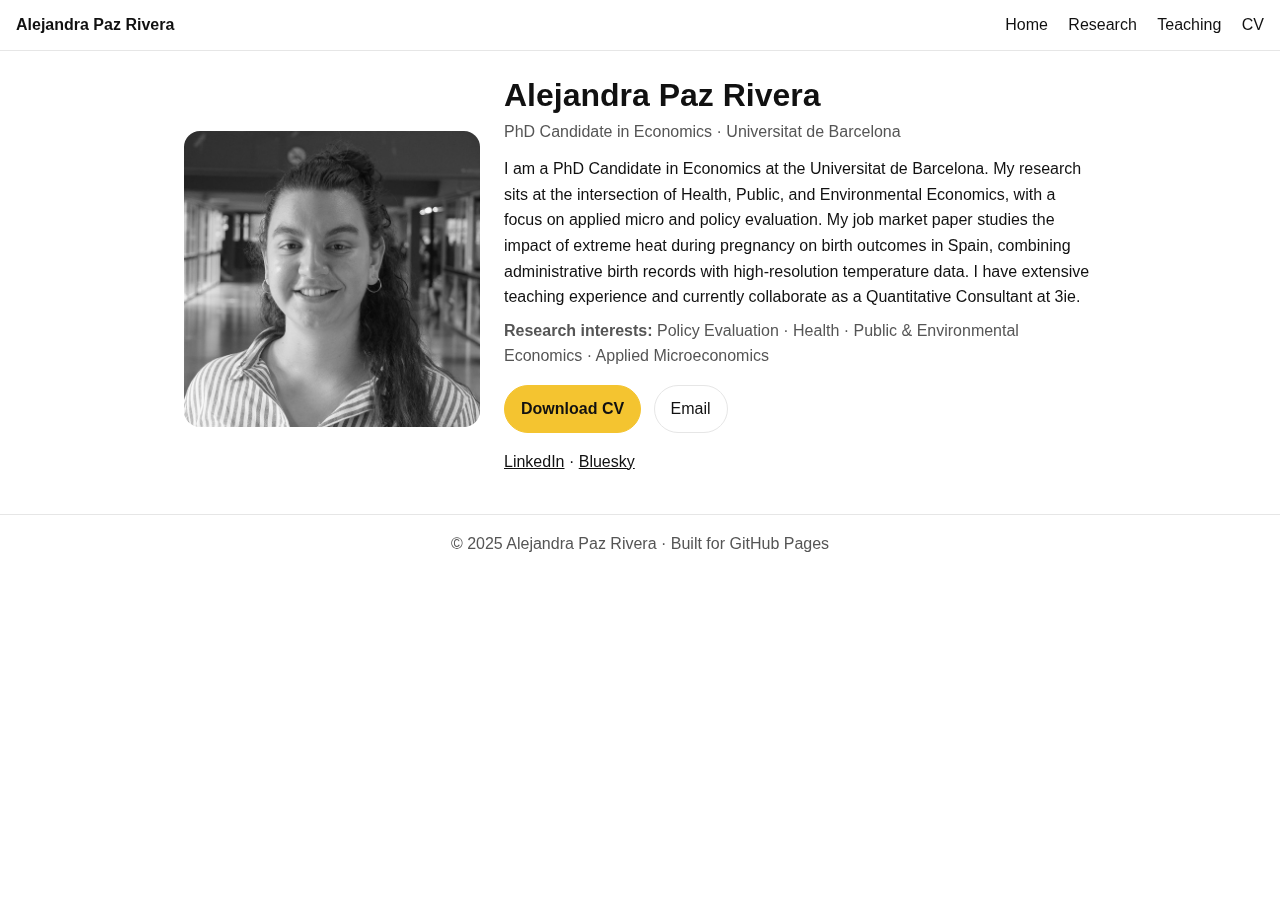
<file: AlejandraPazRivera_github_pages_site/index.html>
<!doctype html>
<html lang="en">
<head>
  <meta charset="utf-8">
  <meta name="viewport" content="width=device-width, initial-scale=1">
  <title>Alejandra Paz Rivera — PhD Candidate in Economics · Universitat de Barcelona</title>
  <meta name="description" content="Alejandra Paz Rivera — PhD Candidate in Economics · Universitat de Barcelona. Health, public, and environmental economics; applied micro; policy evaluation.">
  <link rel="preconnect" href="https://fonts.gstatic.com" crossorigin>
  <link rel="stylesheet" href="assets/styles.css">
  <link rel="icon" href="data:,">
  <meta property="og:title" content="Alejandra Paz Rivera">
  <meta property="og:description" content="PhD Candidate in Economics · Universitat de Barcelona">
  <meta property="og:type" content="website">
  <meta property="og:image" content="assets/alejandra.jpg">
  <meta name="theme-color" content="#F4C430">
  <script defer src="assets/script.js"></script>
</head>
<body>
<header class="site-header">
  <a class="site-title" href="index.html">Alejandra Paz Rivera</a>
  <nav id="nav">
    <a href="index.html">Home</a>
    <a href="research.html">Research</a>
    <a href="teaching.html">Teaching</a>
    <a href="cv.html">CV</a>
  </nav>
  <button id="menu" aria-label="Open navigation">☰</button>
</header>
<main class="container">

<section class="hero">
  <div class="hero-media">
    <img src="assets/alejandra.jpg" alt="Portrait of Alejandra Paz Rivera">
  </div>
  <div class="hero-text">
    <h1>Alejandra Paz Rivera</h1>
    <p class="tagline">PhD Candidate in Economics · Universitat de Barcelona</p>
    <p class="bio">I am a PhD Candidate in Economics at the Universitat de Barcelona. My research sits at the intersection of Health, Public, and Environmental Economics, with a focus on applied micro and policy evaluation. My job market paper studies the impact of extreme heat during pregnancy on birth outcomes in Spain, combining administrative birth records with high-resolution temperature data. I have extensive teaching experience and currently collaborate as a Quantitative Consultant at 3ie.</p>
    <p class="interests"><strong>Research interests:</strong> Policy Evaluation · Health · Public & Environmental Economics · Applied Microeconomics</p>
    <div class="cta">
      <a class="button primary" href="assets/cv.pdf" target="_blank" rel="noopener">Download CV</a>
      <a class="button" href="mailto:alejandrapaz.rivera@ub.edu">Email</a>
    </div>
    <p class="social">
      <a href="https://www.linkedin.com/in/alejandra-paz-rivera-vicencio/" target="_blank" rel="noopener">LinkedIn</a> · 
      <a href="https://bsky.app/profile/alejandrapazrivera.bsky.social" target="_blank" rel="noopener">Bluesky</a>
    </p>
  </div>
</section>

</main>
<footer class="site-footer">
  <div>© 2025 Alejandra Paz Rivera · Built for GitHub Pages</div>
</footer>
</body>
</html>
</file>
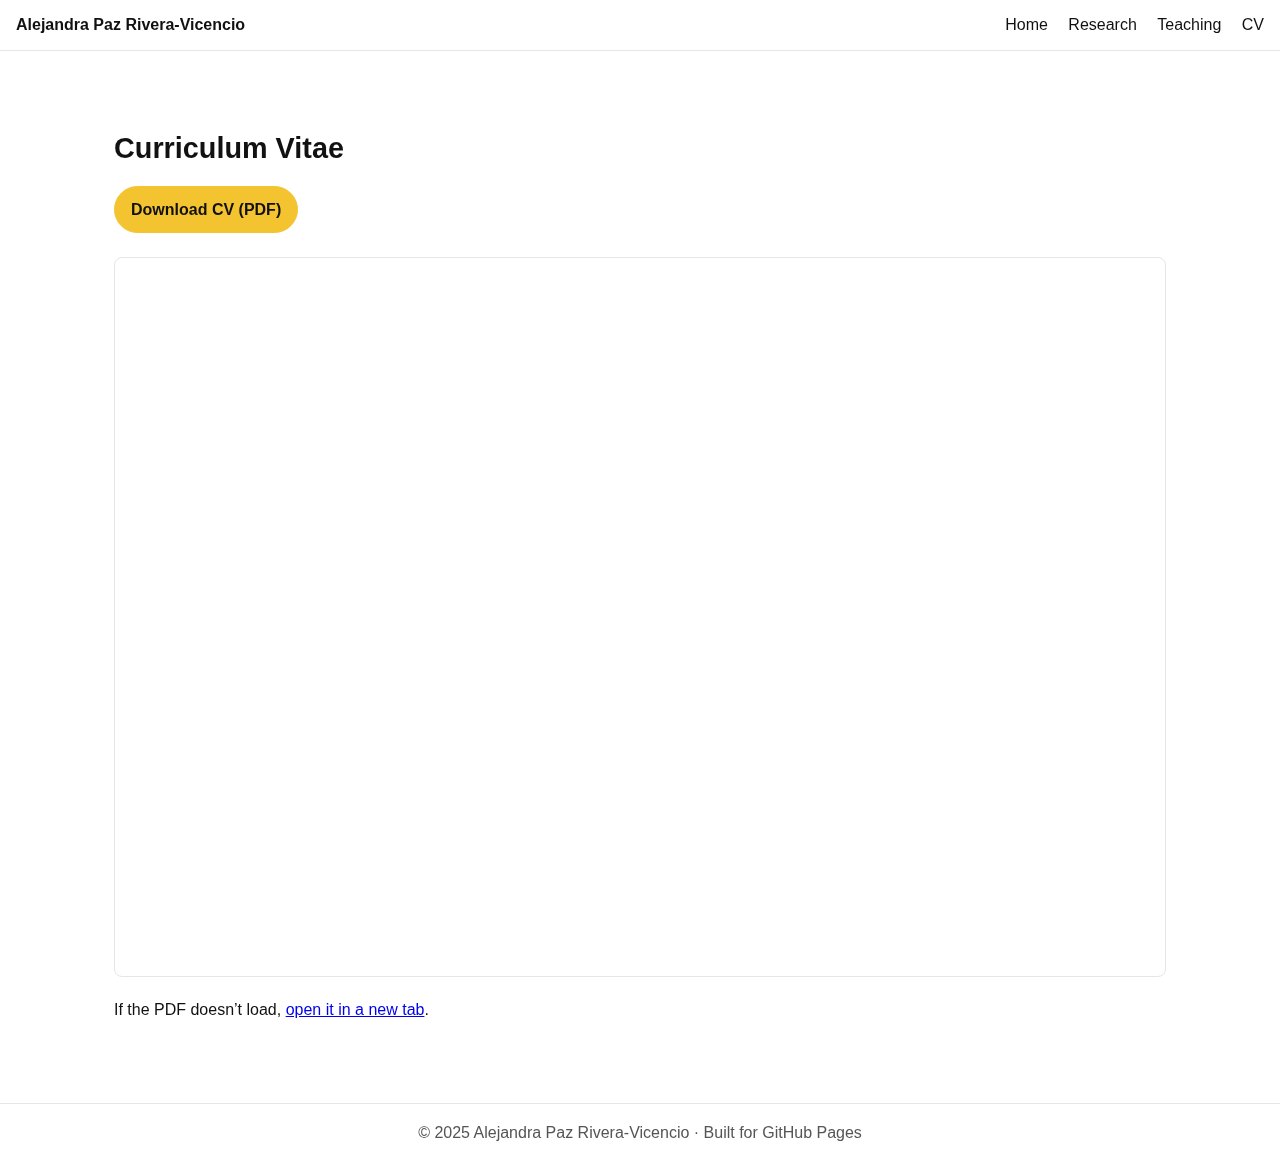
<file: cv.html>
<!doctype html>
<html lang="en">
<head>
  <meta charset="utf-8">
  <meta name="viewport" content="width=device-width, initial-scale=1">
  <title>Alejandra Paz Rivera-Vicencio — PhD Candidate in Economics · Universitat de Barcelona</title>
  <meta name="description" content="Alejandra Paz Rivera-Vicencio — PhD Candidate in Economics · Universitat de Barcelona. Health, public, and environmental economics; applied micro; policy evaluation.">
  <link rel="preconnect" href="https://fonts.gstatic.com" crossorigin>
  <link rel="stylesheet" href="assets/styles.css">
  <link rel="icon" href="data:,">
  <meta property="og:title" content="Alejandra Paz Rivera-Vicencio">
  <meta property="og:description" content="PhD Candidate in Economics · Universitat de Barcelona">
  <meta property="og:type" content="website">
  <meta property="og:image" content="assets/alejandra.jpg">
  <meta name="theme-color" content="#F4C430">
  <script defer src="assets/script.js"></script>
</head>
<body>
<header class="site-header">
  <a class="site-title" href="index.html">Alejandra Paz Rivera-Vicencio</a>
  <nav id="nav">
    <a href="index.html">Home</a>
    <a href="research.html">Research</a>
    <a href="teaching.html">Teaching</a>
    <a href="cv.html">CV</a>
  </nav>
  <button id="menu" aria-label="Open navigation">☰</button>
</header>
<main class="container">

<section>
  <h1>Curriculum Vitae</h1>
  <p><a class="button primary" href="assets/CV_AlejandraPazRiveraVicencio.pdf" target="_blank" rel="noopener">Download CV (PDF)</a></p>
  <div class="pdf-embed">
    <iframe src="assets/CV_AlejandraPazRiveraVicencio.pdf" title="CV of Alejandra Paz Rivera-Vicencio"></iframe>
    <p class="pdf-fallback">If the PDF doesn’t load, <a href="assets/cv.pdf" target="_blank" rel="noopener">open it in a new tab</a>.</p>
  </div>
</section>

</main>
<footer class="site-footer">
  <div>© 2025 Alejandra Paz Rivera-Vicencio · Built for GitHub Pages</div>
</footer>
</body>
</html>
</file>
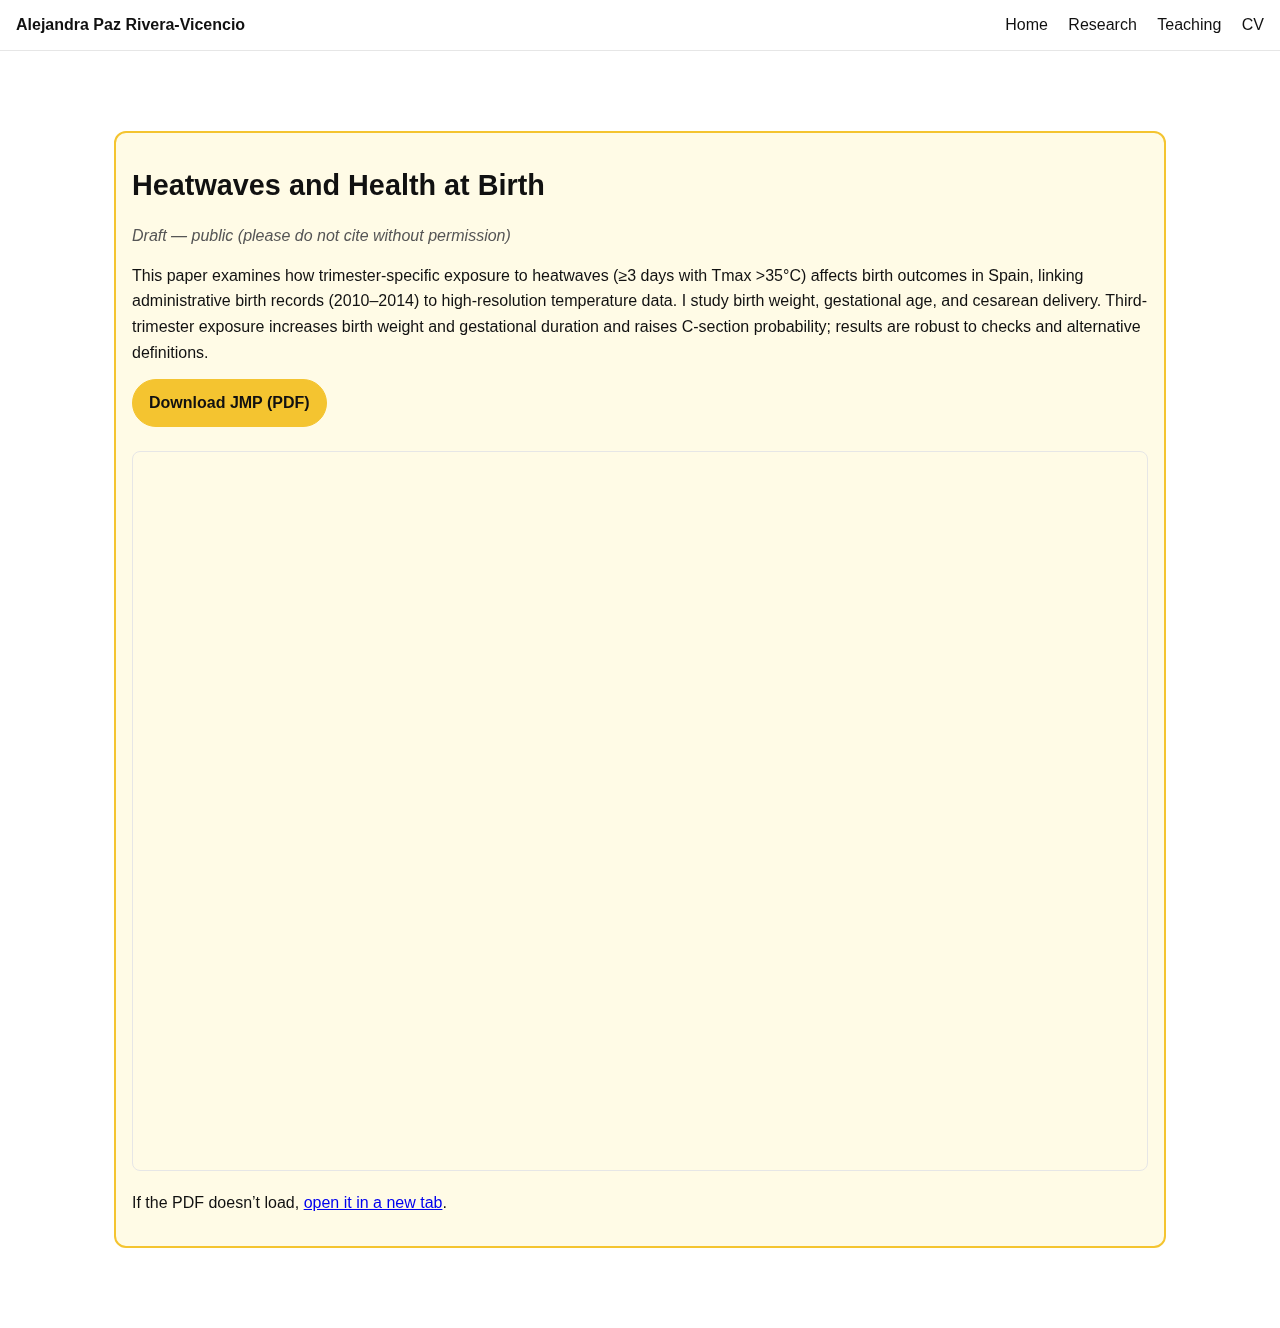
<file: jmp.html>
<!doctype html>
<html lang="en">
<head>
  <meta charset="utf-8">
  <meta name="viewport" content="width=device-width, initial-scale=1">
  <title>Job Market Paper — Alejandra Paz Rivera-Vicencio</title>
  <link rel="stylesheet" href="assets/styles.css">
</head>
<body>
<header class="site-header">
  <a class="site-title" href="index.html">Alejandra Paz Rivera-Vicencio</a>
  <nav id="nav">
    <a href="index.html">Home</a>
    <a href="research.html">Research</a>
    <a href="teaching.html">Teaching</a>
    <a href="cv.html">CV</a>
  </nav>
  <button id="menu" aria-label="Open navigation">☰</button>
</header>

<main class="container">
  <section class="paper highlight">
    <h1>Heatwaves and Health at Birth</h1>
    <p class="status">Draft — public (please do not cite without permission)</p>

    <p>
      This paper examines how trimester-specific exposure to heatwaves (≥3 days with Tmax >35°C) affects birth outcomes in Spain, linking administrative birth records (2010–2014) to high-resolution temperature data. I study birth weight, gestational age, and cesarean delivery. Third-trimester exposure increases birth weight and gestational duration and raises C-section probability; results are robust to checks and alternative definitions.
    </p>

    <div class="cta" style="margin-top:10px;">
      <a class="button primary" href="assets/JMP_AlejandraPazRiveraVicencio_2nov2025.pdf" target="_blank" rel="noopener">
        Download JMP (PDF)
      </a>
    </div>

    <div class="pdf-embed" style="margin-top:14px;">
      <iframe src="assets/JMP_AlejandraPazRiveraVicencio_2nov2025.pdf" title="JMP PDF"></iframe>
      <p class="pdf-fallback">
        If the PDF doesn’t load, <a href="assets/JMP_AlejandraPazRiveraVicencio_2nov2025.pdf" target="_blank" rel="noopener">open it in a new tab</a>.
      </p>
    </div>
  </section>
</main>
</body>
</html>
</file>
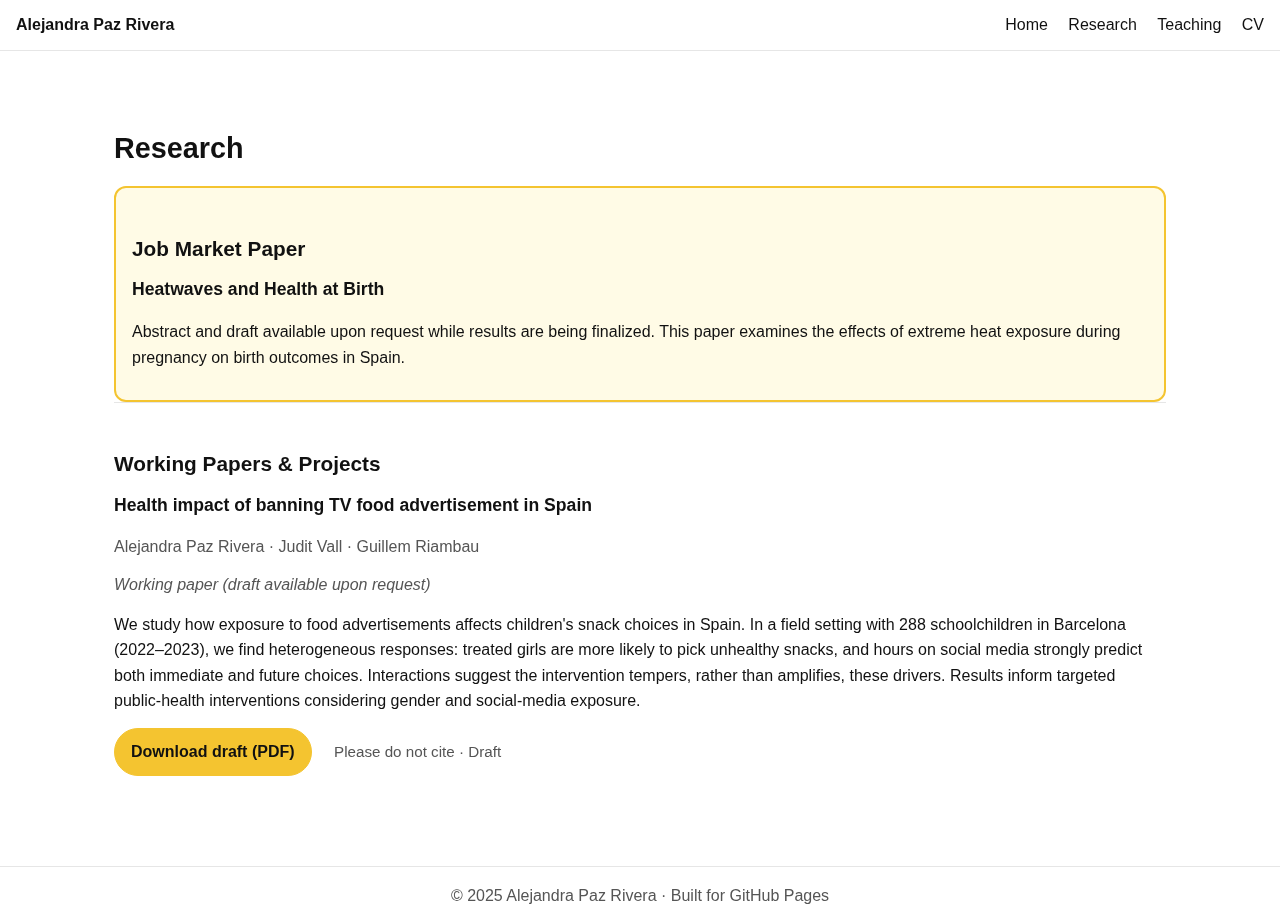
<file: research.html>
<!doctype html>
<html lang="en">
<head>
  <meta charset="utf-8">
  <meta name="viewport" content="width=device-width, initial-scale=1">
  <title>Alejandra Paz Rivera — PhD Candidate in Economics · Universitat de Barcelona</title>
  <meta name="description" content="Alejandra Paz Rivera — PhD Candidate in Economics · Universitat de Barcelona. Health, public, and environmental economics; applied micro; policy evaluation.">
  <link rel="preconnect" href="https://fonts.gstatic.com" crossorigin>
  <link rel="stylesheet" href="assets/styles.css">
  <link rel="icon" href="data:,">
  <meta property="og:title" content="Alejandra Paz Rivera">
  <meta property="og:description" content="PhD Candidate in Economics · Universitat de Barcelona">
  <meta property="og:type" content="website">
  <meta property="og:image" content="assets/alejandra.jpg">
  <meta name="theme-color" content="#F4C430">
  <script defer src="assets/script.js"></script>
</head>
<body>
<header class="site-header">
  <a class="site-title" href="index.html">Alejandra Paz Rivera</a>
  <nav id="nav">
    <a href="index.html">Home</a>
    <a href="research.html">Research</a>
    <a href="teaching.html">Teaching</a>
    <a href="cv.html">CV</a>
  </nav>
  <button id="menu" aria-label="Open navigation">☰</button>
</header>
<main class="container">

<section>
  <h1>Research</h1>

  <article class="paper highlight">
    <h2>Job Market Paper</h2>
    <h3>Heatwaves and Health at Birth</h3>
    <p class="paper-note">Abstract and draft available upon request while results are being finalized. This paper examines the effects of extreme heat exposure during pregnancy on birth outcomes in Spain.</p>
  </article>

  <article class="paper">
  <h2>Working Papers & Projects</h2>

  <div class="paper-item">
    <h3>Health impact of banning TV food advertisement in Spain</h3>
    <p class="authors">Alejandra Paz Rivera · Judit Vall · Guillem Riambau</p>
    <p class="status">Working paper (draft available upon request)</p>
    <p>
      We study how exposure to food advertisements affects children's snack choices in Spain.
      In a field setting with 288 schoolchildren in Barcelona (2022–2023), we find heterogeneous responses:
      treated girls are more likely to pick unhealthy snacks, and hours on social media strongly predict both
      immediate and future choices. Interactions suggest the intervention tempers, rather than amplifies, these drivers.
      Results inform targeted public-health interventions considering gender and social-media exposure.
    </p>
    <div class="cta">
  <a class="button primary" href="assets/tv-food-ads_draft_2025-10.pdf" target="_blank" rel="noopener">
    Download draft (PDF)
  </a>
  <span style="margin-left:8px;font-size:0.95em;color:#555;">Please do not cite · Draft</span>
</div>

  </div>
</article>

</section>

</main>
<footer class="site-footer">
  <div>© 2025 Alejandra Paz Rivera · Built for GitHub Pages</div>
</footer>
</body>
</html>
</file>
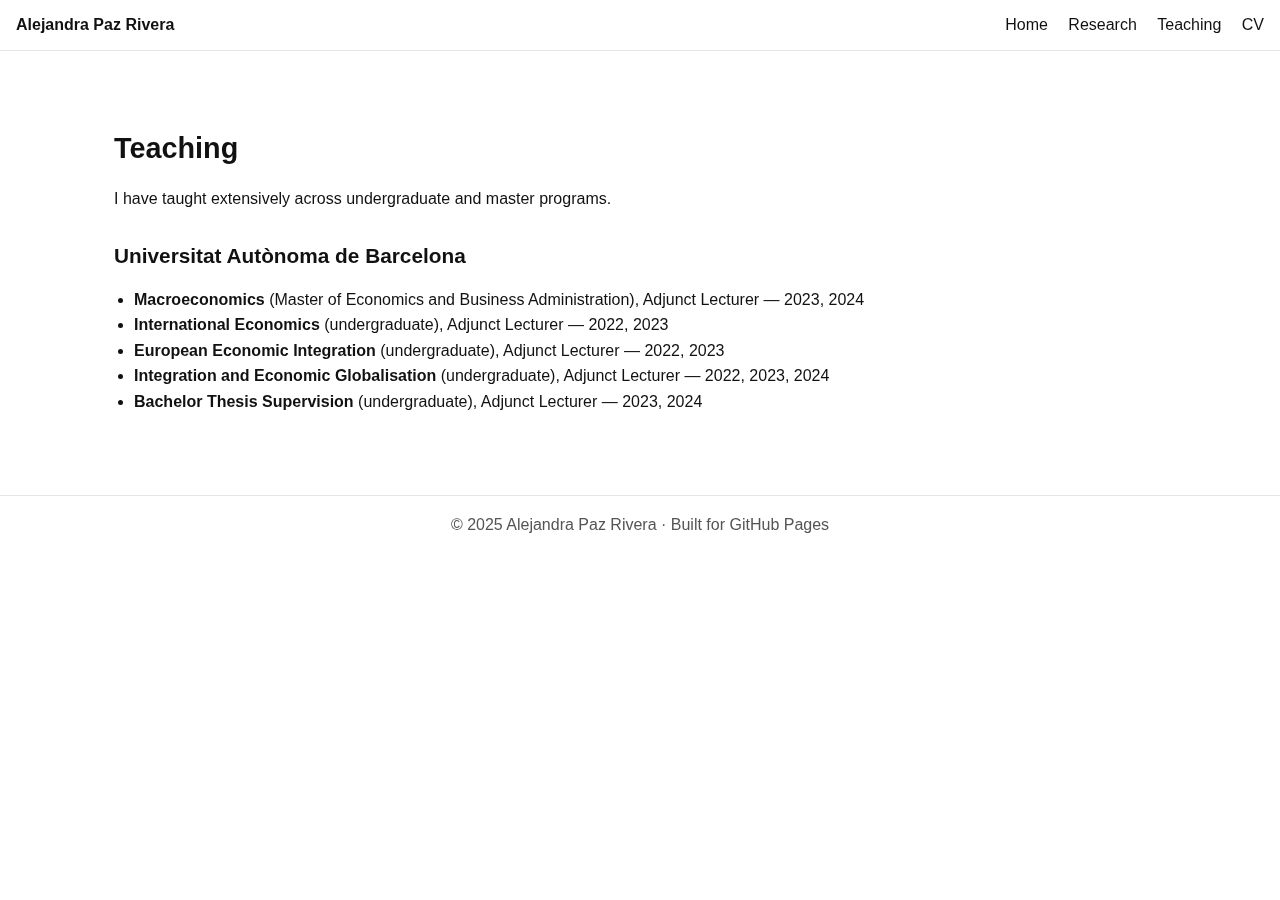
<file: teaching.html>
<!doctype html>
<html lang="en">
<head>
  <meta charset="utf-8">
  <meta name="viewport" content="width=device-width, initial-scale=1">
  <title>Alejandra Paz Rivera — PhD Candidate in Economics · Universitat de Barcelona</title>
  <meta name="description" content="Alejandra Paz Rivera — PhD Candidate in Economics · Universitat de Barcelona. Health, public, and environmental economics; applied micro; policy evaluation.">
  <link rel="preconnect" href="https://fonts.gstatic.com" crossorigin>
  <link rel="stylesheet" href="assets/styles.css">
  <link rel="icon" href="data:,">
  <meta property="og:title" content="Alejandra Paz Rivera">
  <meta property="og:description" content="PhD Candidate in Economics · Universitat de Barcelona">
  <meta property="og:type" content="website">
  <meta property="og:image" content="assets/alejandra.jpg">
  <meta name="theme-color" content="#F4C430">
  <script defer src="assets/script.js"></script>
</head>
<body>
<header class="site-header">
  <a class="site-title" href="index.html">Alejandra Paz Rivera</a>
  <nav id="nav">
    <a href="index.html">Home</a>
    <a href="research.html">Research</a>
    <a href="teaching.html">Teaching</a>
    <a href="cv.html">CV</a>
  </nav>
  <button id="menu" aria-label="Open navigation">☰</button>
</header>
<main class="container">

<section>
  <h1>Teaching</h1>
  <p>I have taught extensively across undergraduate and master programs.</p>
  <div class="teaching-list">
    <h2>Universitat Autònoma de Barcelona</h2>
    <ul>
      <li><strong>Macroeconomics</strong> (Master of Economics and Business Administration), Adjunct Lecturer — 2023, 2024</li>
      <li><strong>International Economics</strong> (undergraduate), Adjunct Lecturer — 2022, 2023</li>
      <li><strong>European Economic Integration</strong> (undergraduate), Adjunct Lecturer — 2022, 2023</li>
      <li><strong>Integration and Economic Globalisation</strong> (undergraduate), Adjunct Lecturer — 2022, 2023, 2024</li>
      <li><strong>Bachelor Thesis Supervision</strong> (undergraduate), Adjunct Lecturer — 2023, 2024</li>
    </ul>
  </div>
</section>

</main>
<footer class="site-footer">
  <div>© 2025 Alejandra Paz Rivera · Built for GitHub Pages</div>
</footer>
</body>
</html>
</file>
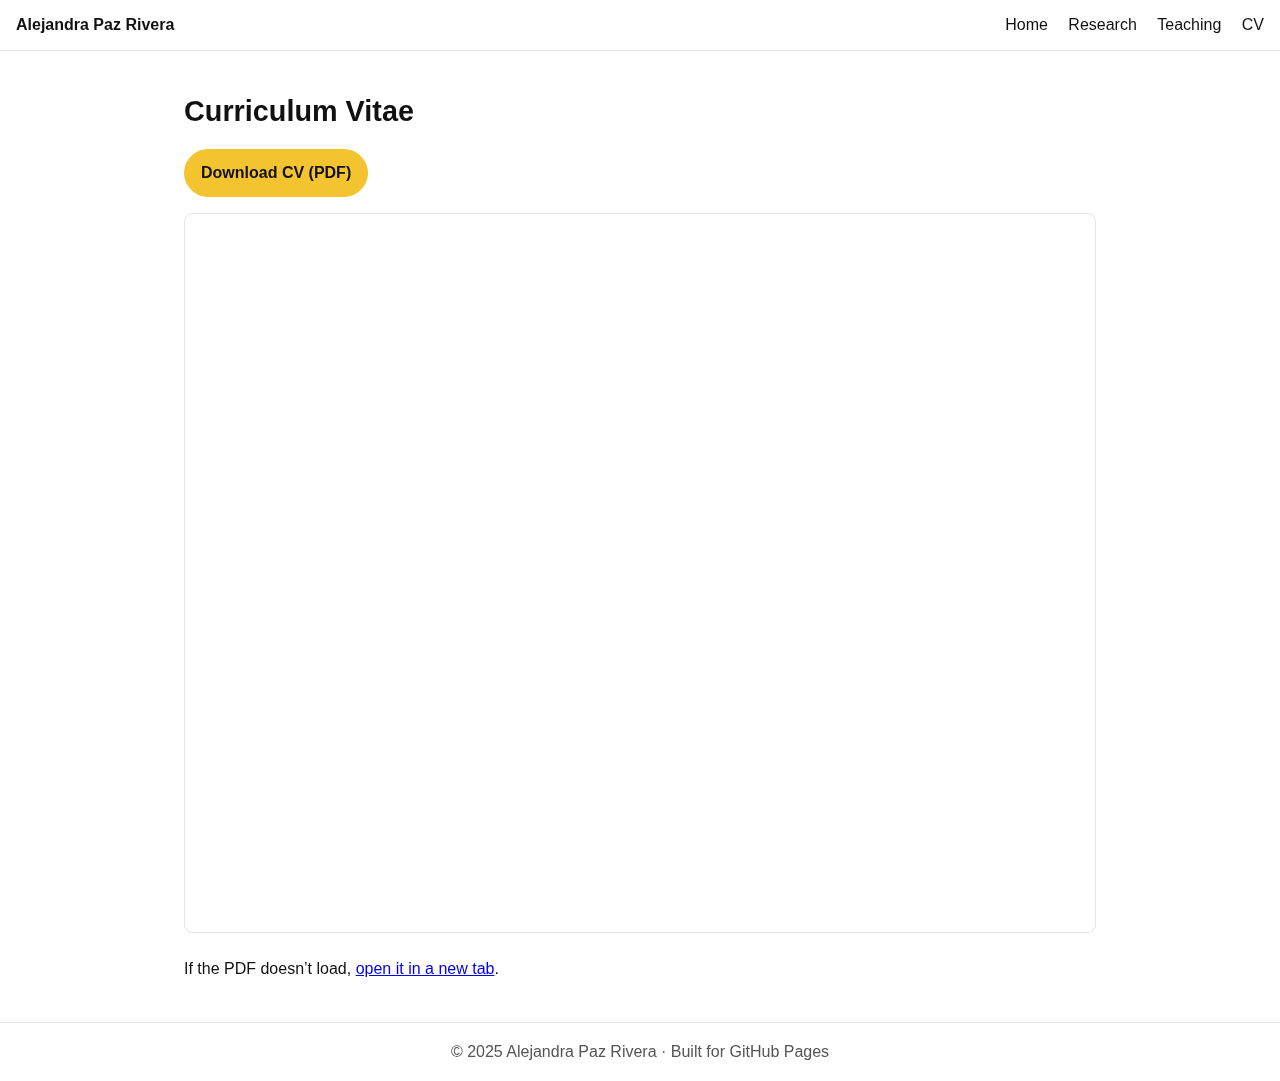
<file: AlejandraPazRivera_github_pages_site/cv.html>
<!doctype html>
<html lang="en">
<head>
  <meta charset="utf-8">
  <meta name="viewport" content="width=device-width, initial-scale=1">
  <title>Alejandra Paz Rivera — PhD Candidate in Economics · Universitat de Barcelona</title>
  <meta name="description" content="Alejandra Paz Rivera — PhD Candidate in Economics · Universitat de Barcelona. Health, public, and environmental economics; applied micro; policy evaluation.">
  <link rel="preconnect" href="https://fonts.gstatic.com" crossorigin>
  <link rel="stylesheet" href="assets/styles.css">
  <link rel="icon" href="data:,">
  <meta property="og:title" content="Alejandra Paz Rivera">
  <meta property="og:description" content="PhD Candidate in Economics · Universitat de Barcelona">
  <meta property="og:type" content="website">
  <meta property="og:image" content="assets/alejandra.jpg">
  <meta name="theme-color" content="#F4C430">
  <script defer src="assets/script.js"></script>
</head>
<body>
<header class="site-header">
  <a class="site-title" href="index.html">Alejandra Paz Rivera</a>
  <nav id="nav">
    <a href="index.html">Home</a>
    <a href="research.html">Research</a>
    <a href="teaching.html">Teaching</a>
    <a href="cv.html">CV</a>
  </nav>
  <button id="menu" aria-label="Open navigation">☰</button>
</header>
<main class="container">

<section>
  <h1>Curriculum Vitae</h1>
  <p><a class="button primary" href="assets/cv.pdf" target="_blank" rel="noopener">Download CV (PDF)</a></p>
  <div class="pdf-embed">
    <iframe src="assets/cv.pdf" title="CV of Alejandra Paz Rivera"></iframe>
    <p class="pdf-fallback">If the PDF doesn’t load, <a href="assets/cv.pdf" target="_blank" rel="noopener">open it in a new tab</a>.</p>
  </div>
</section>

</main>
<footer class="site-footer">
  <div>© 2025 Alejandra Paz Rivera · Built for GitHub Pages</div>
</footer>
</body>
</html>
</file>
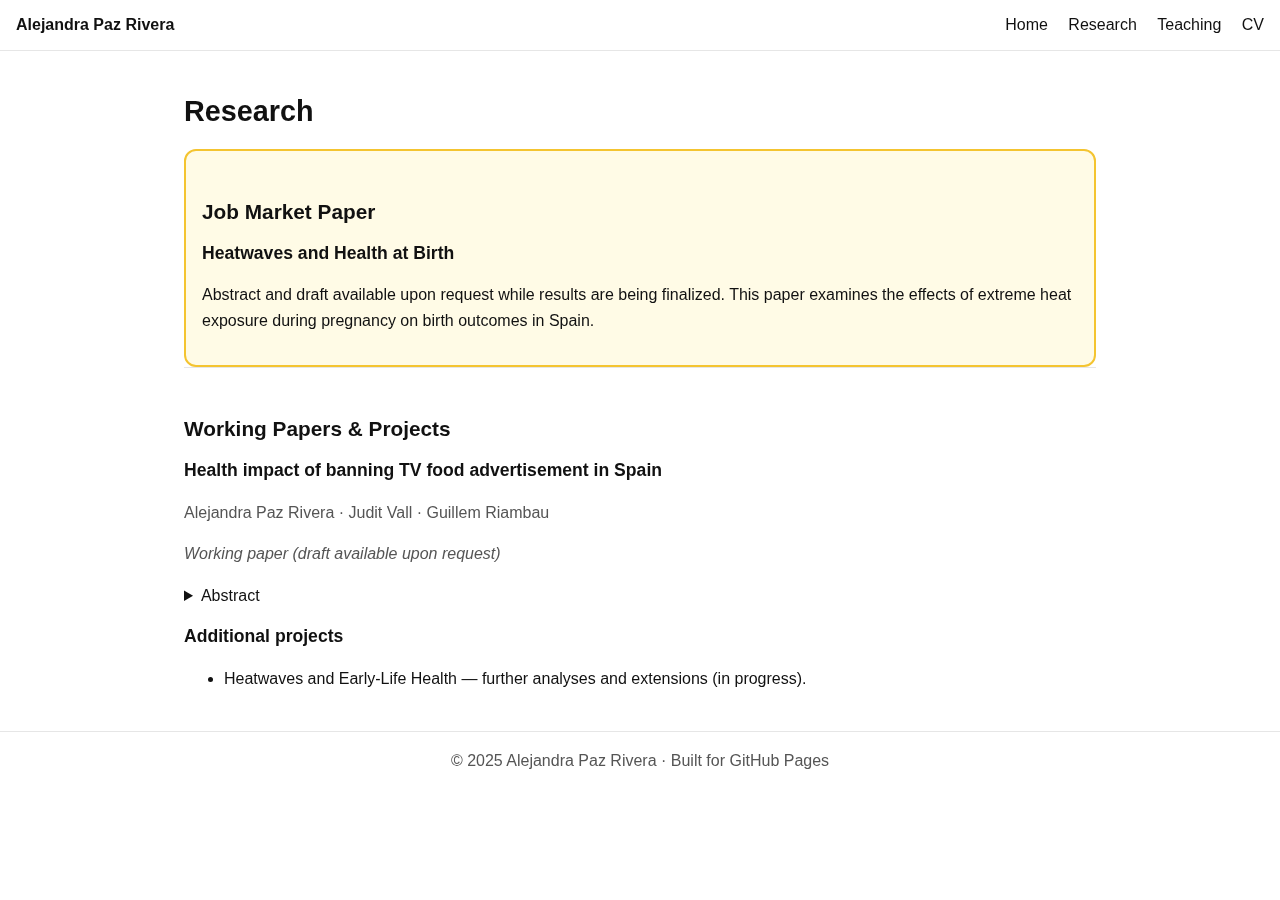
<file: AlejandraPazRivera_github_pages_site/research.html>
<!doctype html>
<html lang="en">
<head>
  <meta charset="utf-8">
  <meta name="viewport" content="width=device-width, initial-scale=1">
  <title>Alejandra Paz Rivera — PhD Candidate in Economics · Universitat de Barcelona</title>
  <meta name="description" content="Alejandra Paz Rivera — PhD Candidate in Economics · Universitat de Barcelona. Health, public, and environmental economics; applied micro; policy evaluation.">
  <link rel="preconnect" href="https://fonts.gstatic.com" crossorigin>
  <link rel="stylesheet" href="assets/styles.css">
  <link rel="icon" href="data:,">
  <meta property="og:title" content="Alejandra Paz Rivera">
  <meta property="og:description" content="PhD Candidate in Economics · Universitat de Barcelona">
  <meta property="og:type" content="website">
  <meta property="og:image" content="assets/alejandra.jpg">
  <meta name="theme-color" content="#F4C430">
  <script defer src="assets/script.js"></script>
</head>
<body>
<header class="site-header">
  <a class="site-title" href="index.html">Alejandra Paz Rivera</a>
  <nav id="nav">
    <a href="index.html">Home</a>
    <a href="research.html">Research</a>
    <a href="teaching.html">Teaching</a>
    <a href="cv.html">CV</a>
  </nav>
  <button id="menu" aria-label="Open navigation">☰</button>
</header>
<main class="container">

<section>
  <h1>Research</h1>

  <article class="paper highlight">
    <h2>Job Market Paper</h2>
    <h3>Heatwaves and Health at Birth</h3>
    <p class="paper-note">Abstract and draft available upon request while results are being finalized. This paper examines the effects of extreme heat exposure during pregnancy on birth outcomes in Spain.</p>
  </article>

  <article class="paper">
    <h2>Working Papers & Projects</h2>

    <div class="paper-item">
      <h3>Health impact of banning TV food advertisement in Spain</h3>
      <p class="authors">Alejandra Paz Rivera · Judit Vall · Guillem Riambau</p>
      <p class="status">Working paper (draft available upon request)</p>
      <details>
        <summary>Abstract</summary>
        <p>We study how exposure to food advertisements affects children's snack choices in Spain. In a field setting with 288 schoolchildren in Barcelona (2022–2023), we find heterogeneous responses: treated girls are more likely to pick unhealthy snacks, and hours on social media strongly predict both immediate and future choices. Interactions suggest the intervention tempers, rather than amplifies, these drivers. Results inform targeted public-health interventions considering gender and social-media exposure.</p>
      </details>
    </div>

    <div class="paper-item">
      <h3>Additional projects</h3>
      <ul>
        <li>Heatwaves and Early-Life Health — further analyses and extensions (in progress).</li>
      </ul>
    </div>
  </article>
</section>

</main>
<footer class="site-footer">
  <div>© 2025 Alejandra Paz Rivera · Built for GitHub Pages</div>
</footer>
</body>
</html>
</file>
<file: AlejandraPazRivera_github_pages_site/assets/styles.css>
:root {
  --accent: #F4C430;
  --bg: #ffffff;
  --text: #111111;
  --muted: #555555;
  --border: #e6e6e6;
}

* { box-sizing: border-box; }
html, body { margin: 0; padding: 0; }
body {
  font-family: -apple-system, BlinkMacSystemFont, "Segoe UI", Roboto, Inter, Helvetica, Arial, "Apple Color Emoji", "Segoe UI Emoji", "Segoe UI Symbol", sans-serif;
  background: var(--bg);
  color: var(--text);
  line-height: 1.6;
}

.container { max-width: 960px; margin: 0 auto; padding: 24px; }
.site-header {
  display: flex; align-items: center; justify-content: space-between;
  padding: 12px 16px; border-bottom: 1px solid var(--border);
  position: sticky; top: 0; background: rgba(255,255,255,0.9); backdrop-filter: saturate(180%) blur(10px);
}
.site-title { font-weight: 700; color: var(--text); text-decoration: none; }
#nav a { margin-left: 16px; color: var(--text); text-decoration: none; }
#nav a:hover { color: var(--accent); }
#menu { display: none; font-size: 20px; background: none; border: none; }

.hero {
  display: grid; grid-template-columns: 1fr 2fr; gap: 24px; align-items: center;
}
.hero-media img { width: 100%; height: auto; border-radius: 16px; }
.hero-text h1 { margin: 0 0 4px 0; font-size: 2rem; }
.tagline { color: var(--muted); margin: 0 0 12px 0; }
.bio { margin: 8px 0; }
.interests { margin: 8px 0 16px 0; color: var(--muted); }

.button {
  display: inline-block; padding: 10px 16px; border-radius: 999px; border: 1px solid var(--border);
  text-decoration: none; color: var(--text); margin-right: 8px;
}
.button.primary {
  background: var(--accent); border-color: var(--accent); color: #111;
  font-weight: 600;
}
.button:hover { transform: translateY(-1px); }
.social a { color: var(--text); }
.social a:hover { color: var(--accent); }

h1, h2, h3 { line-height: 1.25; }
h1 { font-size: 1.8rem; }
h2 { font-size: 1.3rem; margin-top: 32px; }
h3 { font-size: 1.1rem; }

.paper { border-top: 1px solid var(--border); padding-top: 16px; }
.paper.highlight { border: 2px solid var(--accent); border-radius: 12px; padding: 16px; background: #fffbe6; }
.paper .authors { color: var(--muted); margin: 4px 0; }
.paper .status { color: var(--muted); font-style: italic; }
details { margin: 8px 0; }

.teaching-list ul { padding-left: 20px; }

.pdf-embed iframe { width: 100%; height: 80vh; border: 1px solid var(--border); border-radius: 8px; }

.site-footer {
  border-top: 1px solid var(--border); padding: 16px; text-align: center; color: var(--muted);
}

@media (max-width: 800px) {
  .hero { grid-template-columns: 1fr; }
  #menu { display: inline-block; }
  #nav { display: none; }
  #nav.open { display: block; position: absolute; right: 8px; top: 56px; background: #fff; border: 1px solid var(--border); padding: 8px 12px; border-radius: 8px; }
  #nav.open a { display: block; margin: 8px 0; }
}
</file>
<file: assets/styles.css>
:root {
  --accent: #F4C430;
  --bg: #ffffff;
  --text: #111111;
  --muted: #555555;
  --border: #e6e6e6;
}

* { box-sizing: border-box; }
html, body { margin: 0; padding: 0; }
body {
  font-family: -apple-system, BlinkMacSystemFont, "Segoe UI", Roboto, Inter, Helvetica, Arial, "Apple Color Emoji", "Segoe UI Emoji", "Segoe UI Symbol", sans-serif;
  background: var(--bg);
  color: var(--text);
  line-height: 1.6;
}

.container { max-width: 960px; margin: 0 auto; padding: 24px; }
.site-header {
  display: flex; align-items: center; justify-content: space-between;
  padding: 12px 16px; border-bottom: 1px solid var(--border);
  position: sticky; top: 0; background: rgba(255,255,255,0.9); backdrop-filter: saturate(180%) blur(10px);
}
.site-title { font-weight: 700; color: var(--text); text-decoration: none; }
#nav a { margin-left: 16px; color: var(--text); text-decoration: none; }
#nav a:hover { color: var(--accent); }
#menu { display: none; font-size: 20px; background: none; border: none; }

.hero {
  display: grid; grid-template-columns: 1fr 2fr; gap: 24px; align-items: center;
}
.hero-media img { width: 100%; height: auto; border-radius: 16px; }
.hero-text h1 { margin: 0 0 4px 0; font-size: 2rem; }
.tagline { color: var(--muted); margin: 0 0 12px 0; }
.bio { margin: 8px 0; }
.interests { margin: 8px 0 16px 0; color: var(--muted); }

.button {
  display: inline-block; padding: 10px 16px; border-radius: 999px; border: 1px solid var(--border);
  text-decoration: none; color: var(--text); margin-right: 8px;
}
.button.primary {
  background: var(--accent); border-color: var(--accent); color: #111;
  font-weight: 600;
}
.button:hover { transform: translateY(-1px); }
.social a { color: var(--text); }
.social a:hover { color: var(--accent); }

h1, h2, h3 { line-height: 1.25; }
h1 { font-size: 1.8rem; }
h2 { font-size: 1.3rem; margin-top: 32px; }
h3 { font-size: 1.1rem; }

.paper { border-top: 1px solid var(--border); padding-top: 16px; }
.paper.highlight { border: 2px solid var(--accent); border-radius: 12px; padding: 16px; background: #fffbe6; }
.paper .authors { color: var(--muted); margin: 4px 0; }
.paper .status { color: var(--muted); font-style: italic; }
details { margin: 8px 0; }

.teaching-list ul { padding-left: 20px; }

.pdf-embed iframe { width: 100%; height: 80vh; border: 1px solid var(--border); border-radius: 8px; }

.site-footer {
  border-top: 1px solid var(--border); padding: 16px; text-align: center; color: var(--muted);
}

@media (max-width: 800px) {
  .hero { grid-template-columns: 1fr; }
  #menu { display: inline-block; }
  #nav { display: none; }
  #nav.open { display: block; position: absolute; right: 8px; top: 56px; background: #fff; border: 1px solid var(--border); padding: 8px 12px; border-radius: 8px; }
  #nav.open a { display: block; margin: 8px 0; }
}



/* Layout tweaks */
.container { max-width: 1100px; }               /* a bit wider */
.hero {
  grid-template-columns: 340px 1fr;             /* bigger photo column */
  gap: 56px;                                    /* more space between photo & bio */
  align-items: start;
  min-height: 68vh;                             /* taller hero section */
}
.hero-media { justify-self: start; }            /* keep photo hard-left */
.hero-text { max-width: 700px; }                /* readable line length */

/* Icon row */
.social-icons {
  display: flex; align-items: center; gap: 12px; margin-top: 8px;
}
.social-icons .icon {
  width: 38px; height: 38px; border-radius: 999px;
  display: inline-flex; align-items: center; justify-content: center;
  background: #fff; border: 1px solid var(--border);
  text-decoration: none; color: var(--text);
  transition: transform .15s ease, box-shadow .15s ease, border-color .15s ease;
}
.social-icons .icon:hover { transform: translateY(-1px); box-shadow: var(--shadow); border-color: var(--accent); }
.social-icons img, .social-icons svg { width: 20px; height: 20px; display: block; }


/* Más aire en texto y secciones */
.hero-text p { margin: 14px 0; }
p { margin: 12px 0 14px; }
section { margin: 56px 0; }
.hero { gap: 64px; min-height: 72vh; }
.hero-text { max-width: 720px; }

/* Más espacio respecto a la bio */
.hero-text .social-icons { margin-top: 32px; }

/* Estilos del contenedor e iconos */
.social-icons {
  display: flex; align-items: center; gap: 14px;
  position: relative; z-index: 2;  /* por si algún overlay tapa */
}
.social-icons .icon {
  width: 40px; height: 40px; border-radius: 999px;
  display: inline-flex; align-items: center; justify-content: center;
  background: #fff; border: 1px solid var(--border);
  text-decoration: none; color: var(--text);
  transition: transform .15s ease, box-shadow .15s ease, border-color .15s ease;
  pointer-events: auto; cursor: pointer;
}
.social-icons .icon:hover { transform: translateY(-2px); box-shadow: var(--shadow); border-color: var(--accent); }
.social-icons svg { width: 20px; height: 20px; display: block; }


/* Más aire general en el hero */
.hero {
  gap: 72px;              /* espacio entre foto y texto */
  min-height: 74vh;       /* sección más alta */
}
.hero-text p { margin: 14px 0; }

/* Más espacio entre el párrafo y los botones */
.hero-text .cta { margin-top: 16px; }
.button { margin-right: 10px; margin-bottom: 10px; }

/* Fila de iconos: más grande y con aire */
.hero-text .social-icons { margin-top: 32px; }
.social-icons {
  display: flex; align-items: center; gap: 16px;
}
.social-icons .icon {
  width: 44px; height: 44px; border-radius: 999px;
  display: inline-flex; align-items: center; justify-content: center;
  background: #fff; border: 1px solid var(--border);
  transition: transform .15s ease, box-shadow .15s ease, border-color .15s ease;
}
.social-icons .icon:hover { transform: translateY(-2px); box-shadow: var(--shadow); border-color: var(--accent); }
.social-icons svg, .social-icons img { width: 22px; height: 22px; display: block; }

/* Un poco más de amarillo en la cabecera del hero */
.hero-text { border-left: 5px solid var(--accent); padding-left: 22px; }


.hero-media img { border-radius: 18px; box-shadow: var(--shadow); }
</file>
